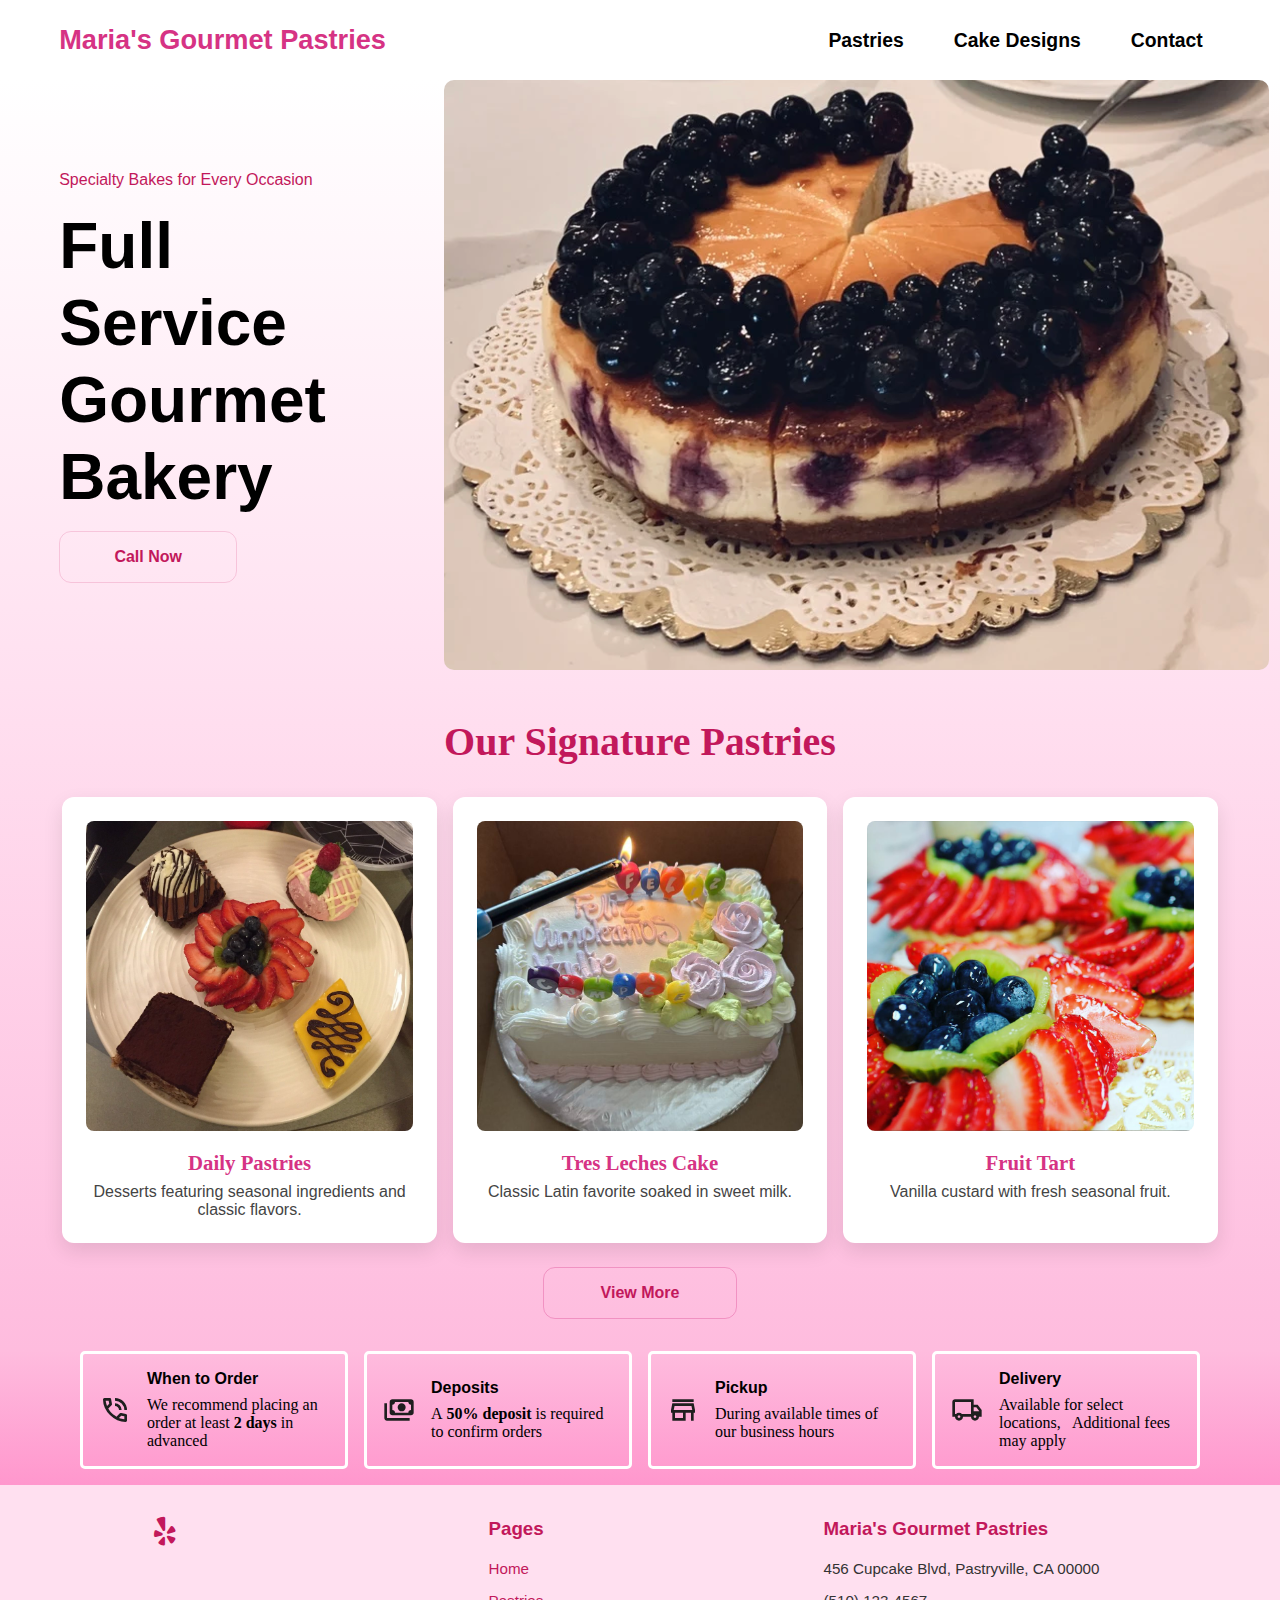
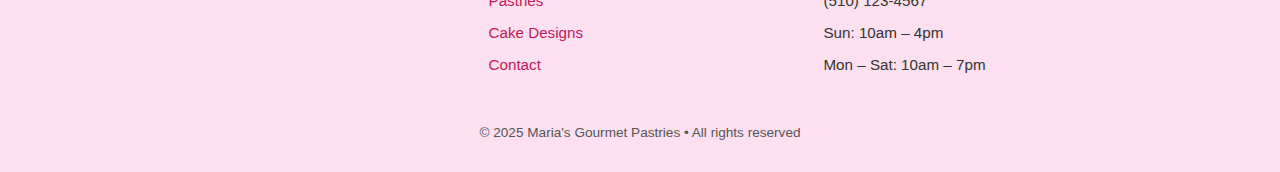
<file: index.html>
<!DOCTYPE html>
<html lang="en">
<head>
    <meta charset="UTF-8"/>
    <meta name="viewport" content="width=device-width, initial-scale=1.0" />
    <title>Maria's Gourmet Pastries</title>
    <link rel="stylesheet" href="index.css" />
    <link href="https://fonts.googleapis.com/icon?family=Material+Icons" rel="stylesheet">
    <link rel="stylesheet" href="https://cdnjs.cloudflare.com/ajax/libs/font-awesome/6.7.2/css/all.min.css" 
    integrity="sha512-Evv84Mr4kqVGRNSgIGL/F/aIDqQb7xQ2vcrdIwxfjThSH8CSR7PBEakCr51Ck+w+/U6swU2Im1vVX0SVk9ABhg==" 
    crossorigin="anonymous" referrerpolicy="no-referrer" />
</head>
<body >
    <nav class="navbar">
        <div class="logo">Maria's Gourmet Pastries</div> 
        <ul class="nav-links">
            <li><a href="pastries.html">Pastries</a></li>
            <li><a href="#">Cake Designs</a></li>
            <li><a href="contact.html">Contact</a></li>
            
        </ul>
    </nav>
    
    <main>
        <section class="hero">
            <div class="hero-content">
                <p>
                    Specialty Bakes for Every Occasion
                </p>
                <h1>Full Service Gourmet Bakery</h1>
                <a class="button">Call Now</a>
            </div>
            <img src="HeroImg.png">
        </section>          
    </main>

    <section class="signatures">
        <h2>Our Signature Pastries</h2>
        <div class="pastry-grid">
            <div class="pastries">
                <img src="OtherPastries.jpg" alt="Blueberry Cheesecake">
                <h3>Daily Pastries</h3>
                <p>Desserts featuring seasonal ingredients and classic flavors.</p>
            </div>
            <div class="pastries">
                <img src="TresLechesCake.png" alt="Tres Leches Cake">
                <h3>Tres Leches Cake</h3>
                <p>Classic Latin favorite soaked in sweet milk.</p>
            </div>
            <div class="pastries">
                <img src="FruitTart.png" alt="Fruit Tart">
                <h3>Fruit Tart</h3>
                <p>Vanilla custard with fresh seasonal fruit.</p>
            </div>
        </div>
        <a href="pastries.html" class="button2">View More</a>
    </section>

    <section class="cake-options">
        <div class="cake-grid">
            <div class="cake-box">
                <img src="phone_in_talk_24dp_1F1F1F_FILL0_wght400_GRAD0_opsz24.svg">
                <div class = "cake-content">
                    <h4>When to Order</h4>
                    <p>We recommend placing an order at least<strong> 2 days </strong>in advanced</p>
                </div>
            </div>
            <div class="cake-box">
                <img src="payments_24dp_1F1F1F_FILL0_wght400_GRAD0_opsz24.svg">
                <div class = "cake-content">
                    <h4>Deposits</h4>
                    <p>A<strong> 50% deposit </strong>is required to confirm orders</p>
                </div>
            </div>
            <div class="cake-box">
                <img src="store_24dp_1F1F1F_FILL0_wght400_GRAD0_opsz24.svg">
                <div class = "cake-content">
                    <h4>Pickup</h4>
                    <p>During available times of our business hours</p>
                </div>
            </div>
            <div class="cake-box">
                <img src="local_shipping_24dp_1F1F1F_FILL0_wght400_GRAD0_opsz24.svg">
                <div class = "cake-content">
                    <h4>Delivery</h4>
                    <p>Available for select locations, &nbsp; Additional fees may apply</p>
                </div>
            </div>
        </div>
    </section>

    <footer class="footer">
        <div class="footer-container">
            <div class="footer-content">
                <a href="#"><i class="fa-brands fa-yelp"></i></a>
            </div>

            <div class="footer-content links">
                <h3>Pages</h3>
                <ul class="pages">
                    <li><a href="index.html">Home</a></li>
                    <li><a href="pastries.html">Pastries</a></li>
                    <li><a href="#">Cake Designs</a></li>
                    <li><a href="contact.html">Contact</a></li>
                </ul>
            </div>

            <div class="footer-content">
                <h3>Maria's Gourmet Pastries</h3>
                <p>456 Cupcake Blvd, Pastryville, CA 00000</p>
                <p>(510) 123-4567</p>
                <p>Sun: 10am – 4pm</p>
                <p>Mon – Sat: 10am – 7pm</p>
            </div>
        </div>
        <div class="footer-bottom">
            <p>&copy; 2025 Maria's Gourmet Pastries • All rights reserved</p>
        </div>
    </footer>
</body>
</html>
</file>
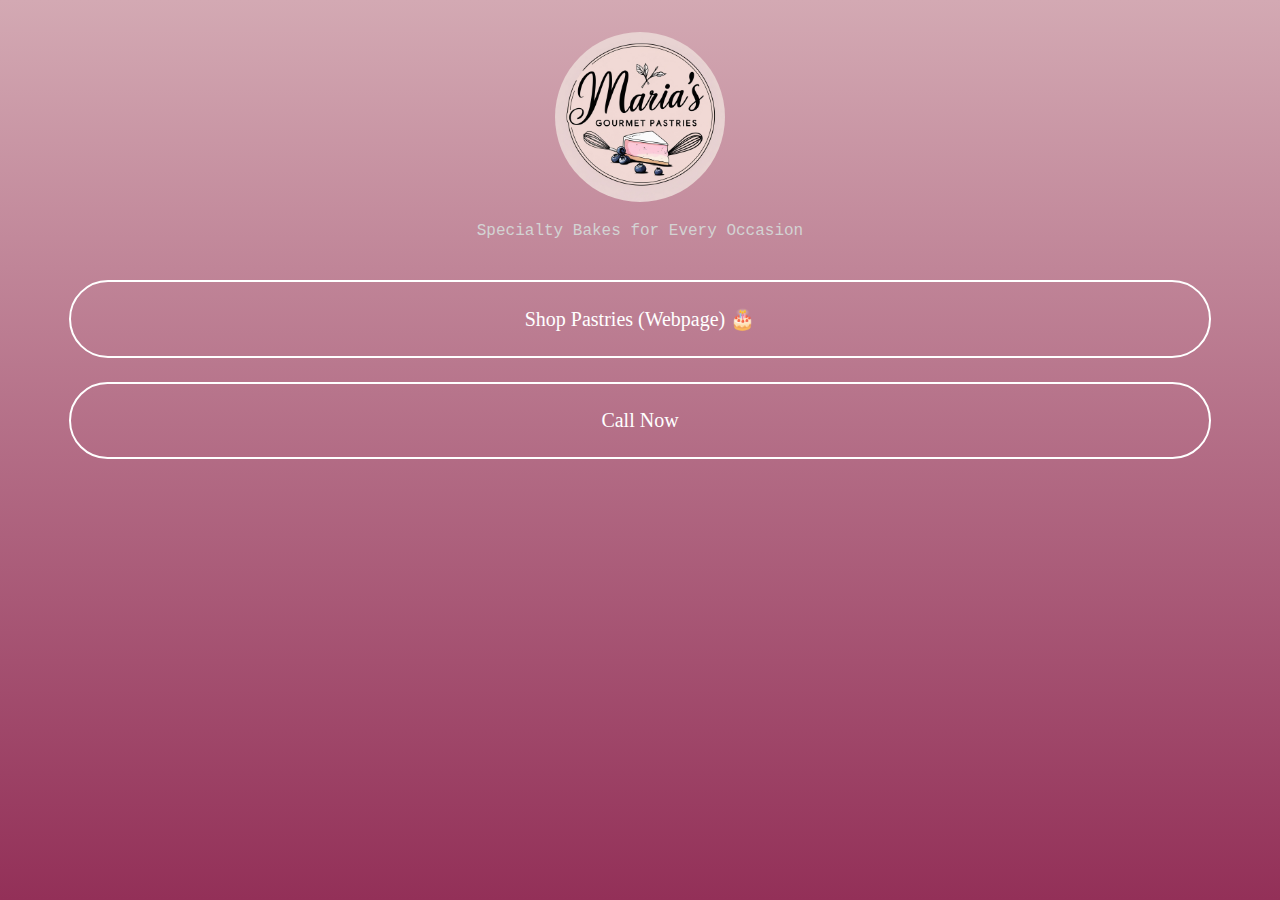
<file: contact.html>
<!DOCTYPE html>
<html lang = "en">
    <head>
        <meta name="viewport" content="width=device-width, initial-scale=1.0">
        <link rel = "stylesheet" href = "contact.css">
        <title>Maria's Gourmet Pastries</title>
        <link href="https://fonts.googleapis.com/css2?family=Inter:wght@400;600&family=Playfair+Display:wght@700&display=swap" rel="stylesheet">
    </head>
    <body>
        <div class = "Img1"> 
            <a id = "MainImg">
                <img src = "MariasLogo.png"> 
            </a>
            <p id = "p2">Specialty Bakes for Every Occasion</p>
        </div>
        <div class = "Links">
            <a class="menu-button" href = "index.html"> 
                Shop Pastries (Webpage) &#127874;
            </a>
        </div>
        <div class = "Links">
            <a class="menu-button" href = "#"> 
                Call Now
            </a>
        </div>
        </div> 
    </body>
</html>
</file>
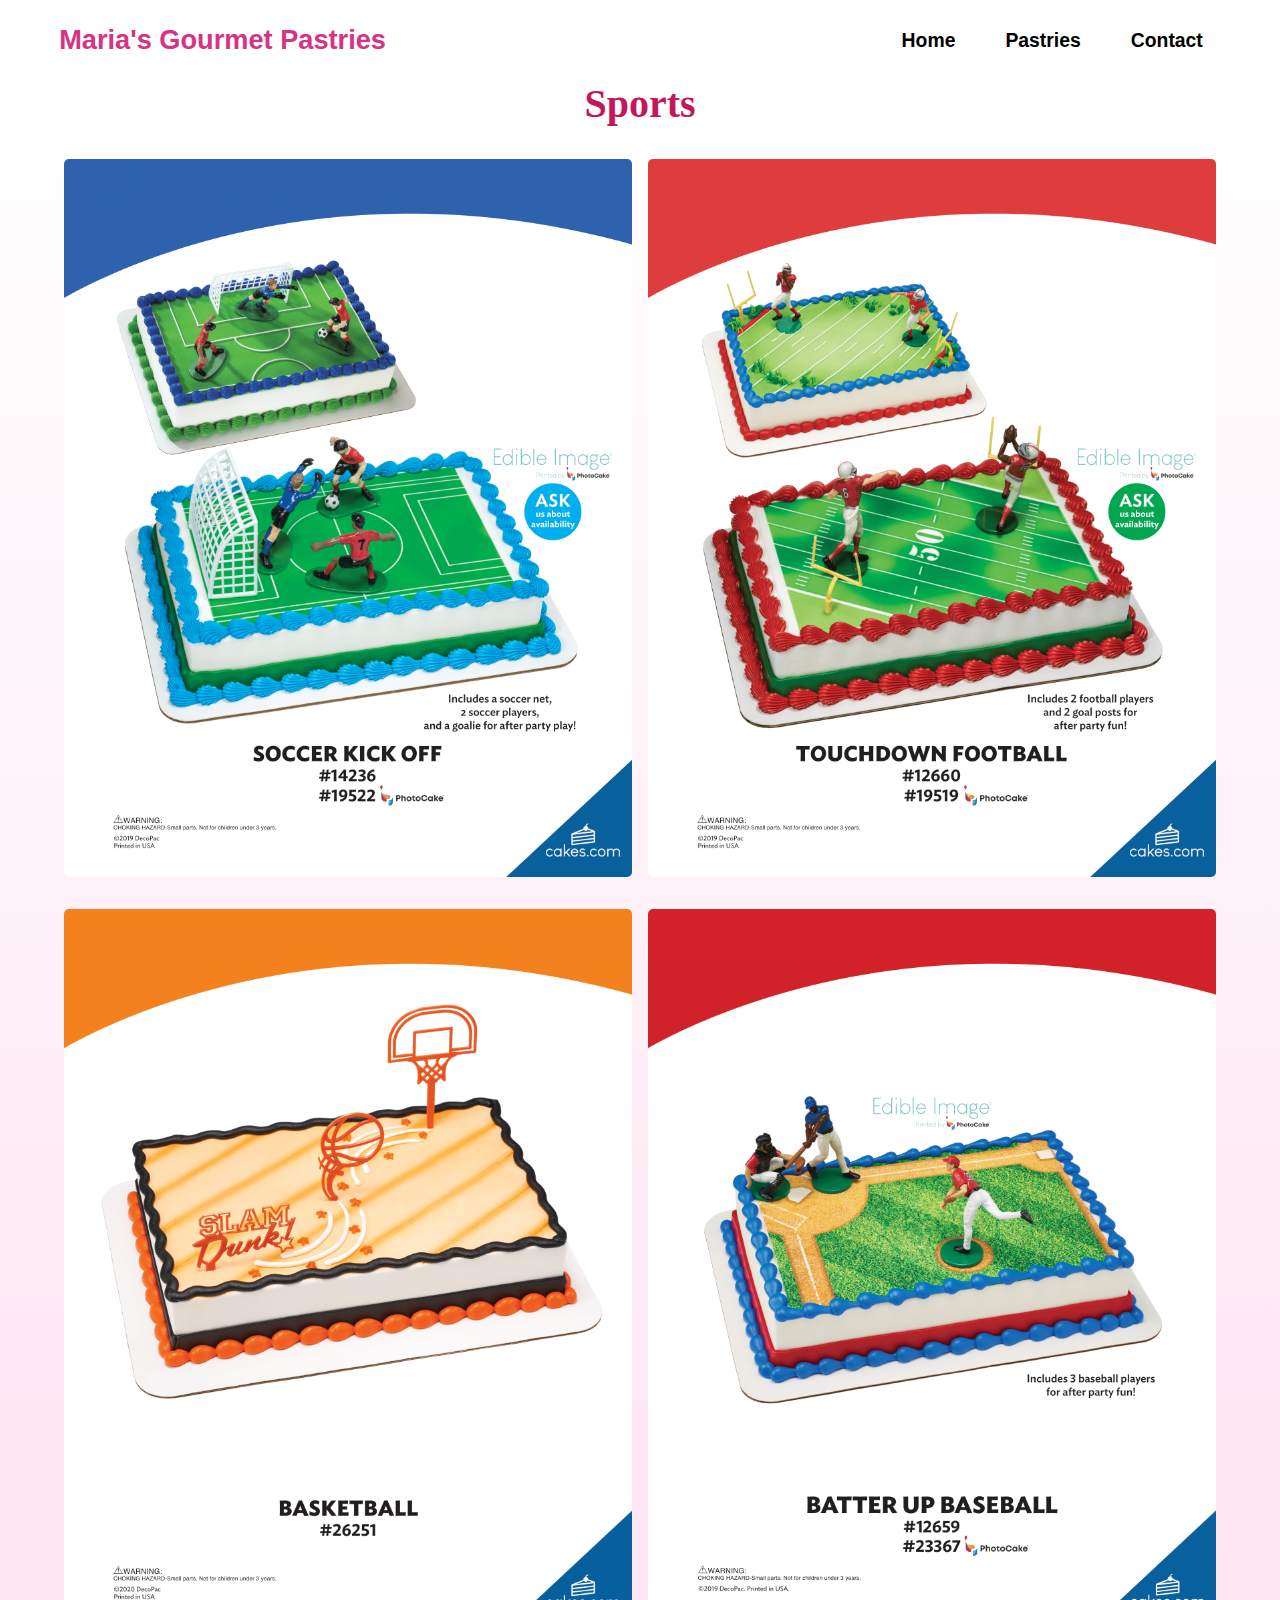
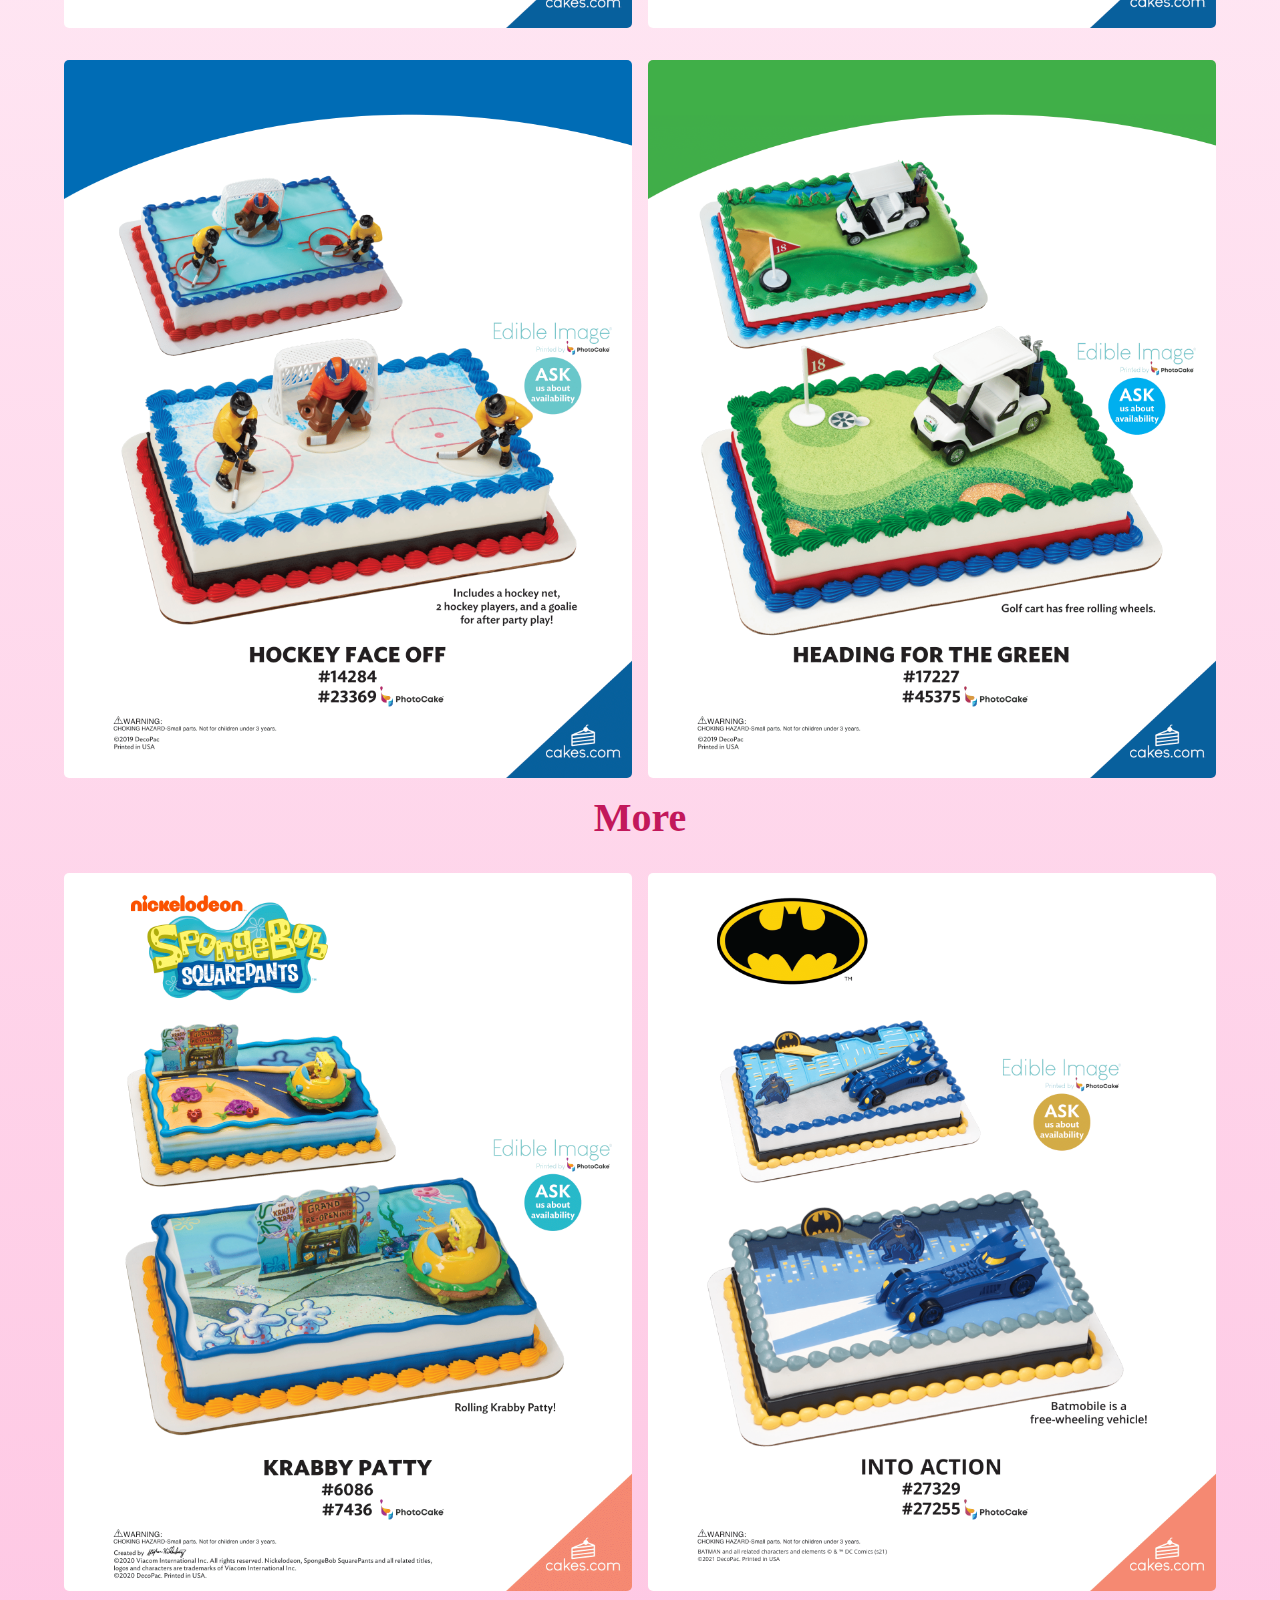
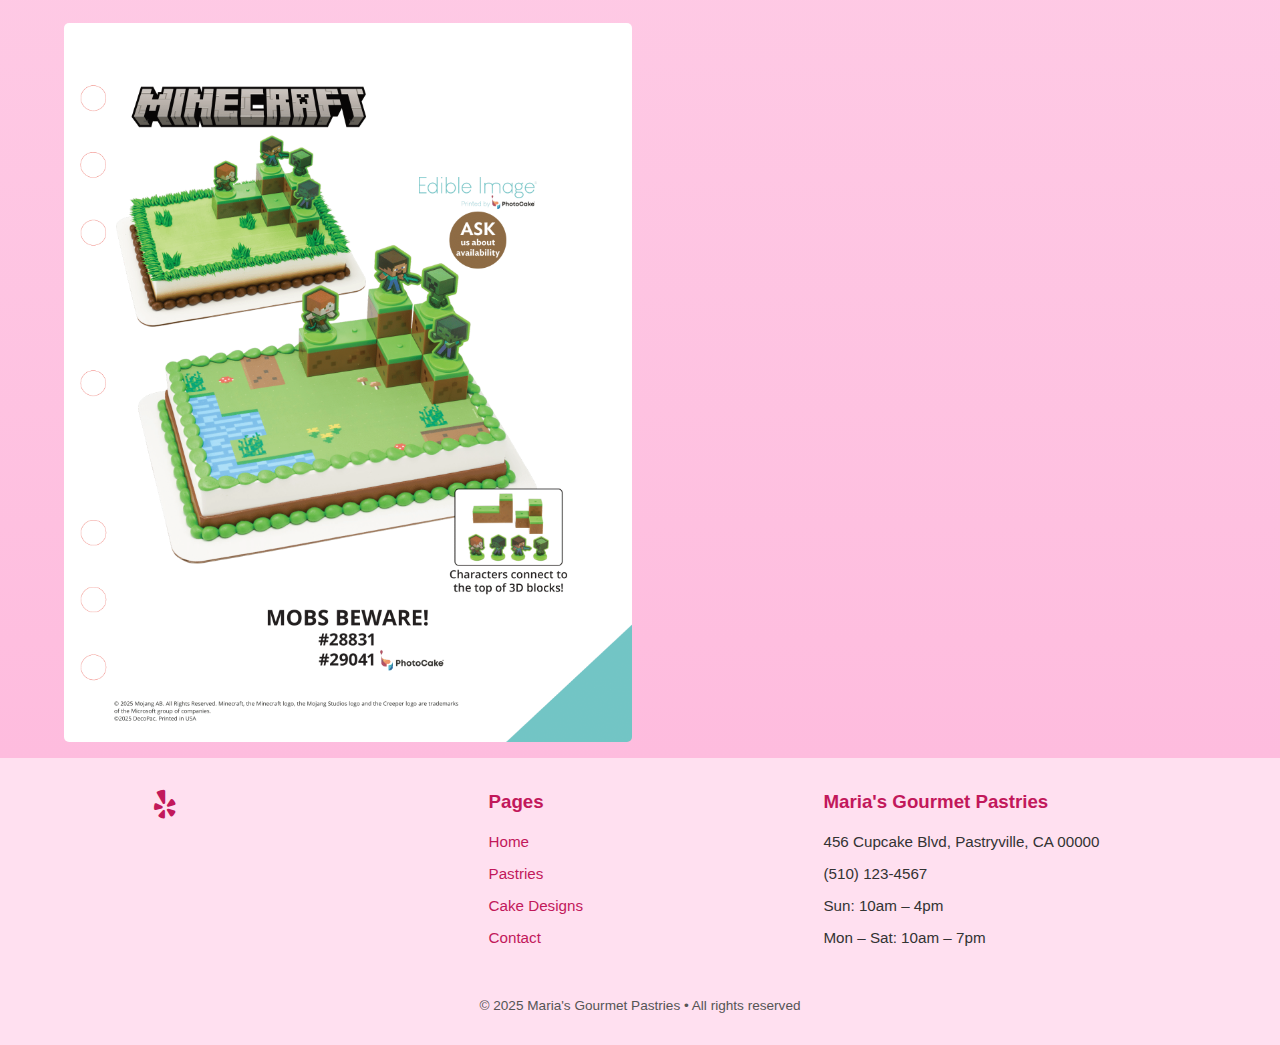
<file: designs.html>
<!DOCTYPE html>
<html lang="en">
<head>
    <meta charset="UTF-8"/>
    <meta name="viewport" content="width=device-width, initial-scale=1.0" />
    <title>Maria's Gourmet Pastries</title>
    <link rel="stylesheet" href="index.css" />
    <link rel="stylesheet" href="designs.css">
    <link rel="stylesheet" href="pastries.css">
    <link href="https://fonts.googleapis.com/icon?family=Material+Icons" rel="stylesheet">
    <link rel="stylesheet" href="https://cdnjs.cloudflare.com/ajax/libs/font-awesome/6.7.2/css/all.min.css" 
    integrity="sha512-Evv84Mr4kqVGRNSgIGL/F/aIDqQb7xQ2vcrdIwxfjThSH8CSR7PBEakCr51Ck+w+/U6swU2Im1vVX0SVk9ABhg==" 
    crossorigin="anonymous" referrerpolicy="no-referrer" />
</head>
<body>
    <nav class="navbar">
        <div class="logo">Maria's Gourmet Pastries</div> 
        <ul class="nav-links">
            <li><a href="index.html">Home</a></li>
            <li><a href="pastries.html">Pastries</a></li>
            <li><a href="contact.html">Contact</a></li>
        </ul>
    </nav>

    <section class="pastries-container">
        <div class="pastries-content">
            <h2>Sports</h2>
            <div class="pastries-grid2">
                <img src="soccer.png">
                <img src="football.png">
                <img src="bball.png">
                <img src="baseball.png">
                <img src="hockey.png">
                <img src="golf.png">
            </div>
        </div>
        <div class="pastries-content" id = "images">
            <h2>More</h2>
            <div class="pastries-grid2">
                <img src = "spongebog.png">
                <img src = "batman.png">
                <img src = "minecraft.png">
            </div>
        </div>
    </section>

    <footer class="footer">
        <div class="footer-container">
            <div class="footer-content">
                <a href="#"><i class="fa-brands fa-yelp"></i></a>
            </div>

            <div class="footer-content links">
                <h3>Pages</h3>
                <ul class="pages">
                    <li><a href="index.html">Home</a></li>
                    <li><a href="pastries.html">Pastries</a></li>
                    <li><a href="#">Cake Designs</a></li>
                    <li><a href="contact.html">Contact</a></li>
                </ul>
            </div>

            <div class="footer-content">
                <h3>Maria's Gourmet Pastries</h3>
                <p>456 Cupcake Blvd, Pastryville, CA 00000</p>
                <p>(510) 123-4567</p>
                <p>Sun: 10am – 4pm</p>
                <p>Mon – Sat: 10am – 7pm</p>
            </div>
        </div>
        <div class="footer-bottom">
            <p>&copy; 2025 Maria's Gourmet Pastries • All rights reserved</p>
        </div>
    </footer>
</body>
</html>
</file>
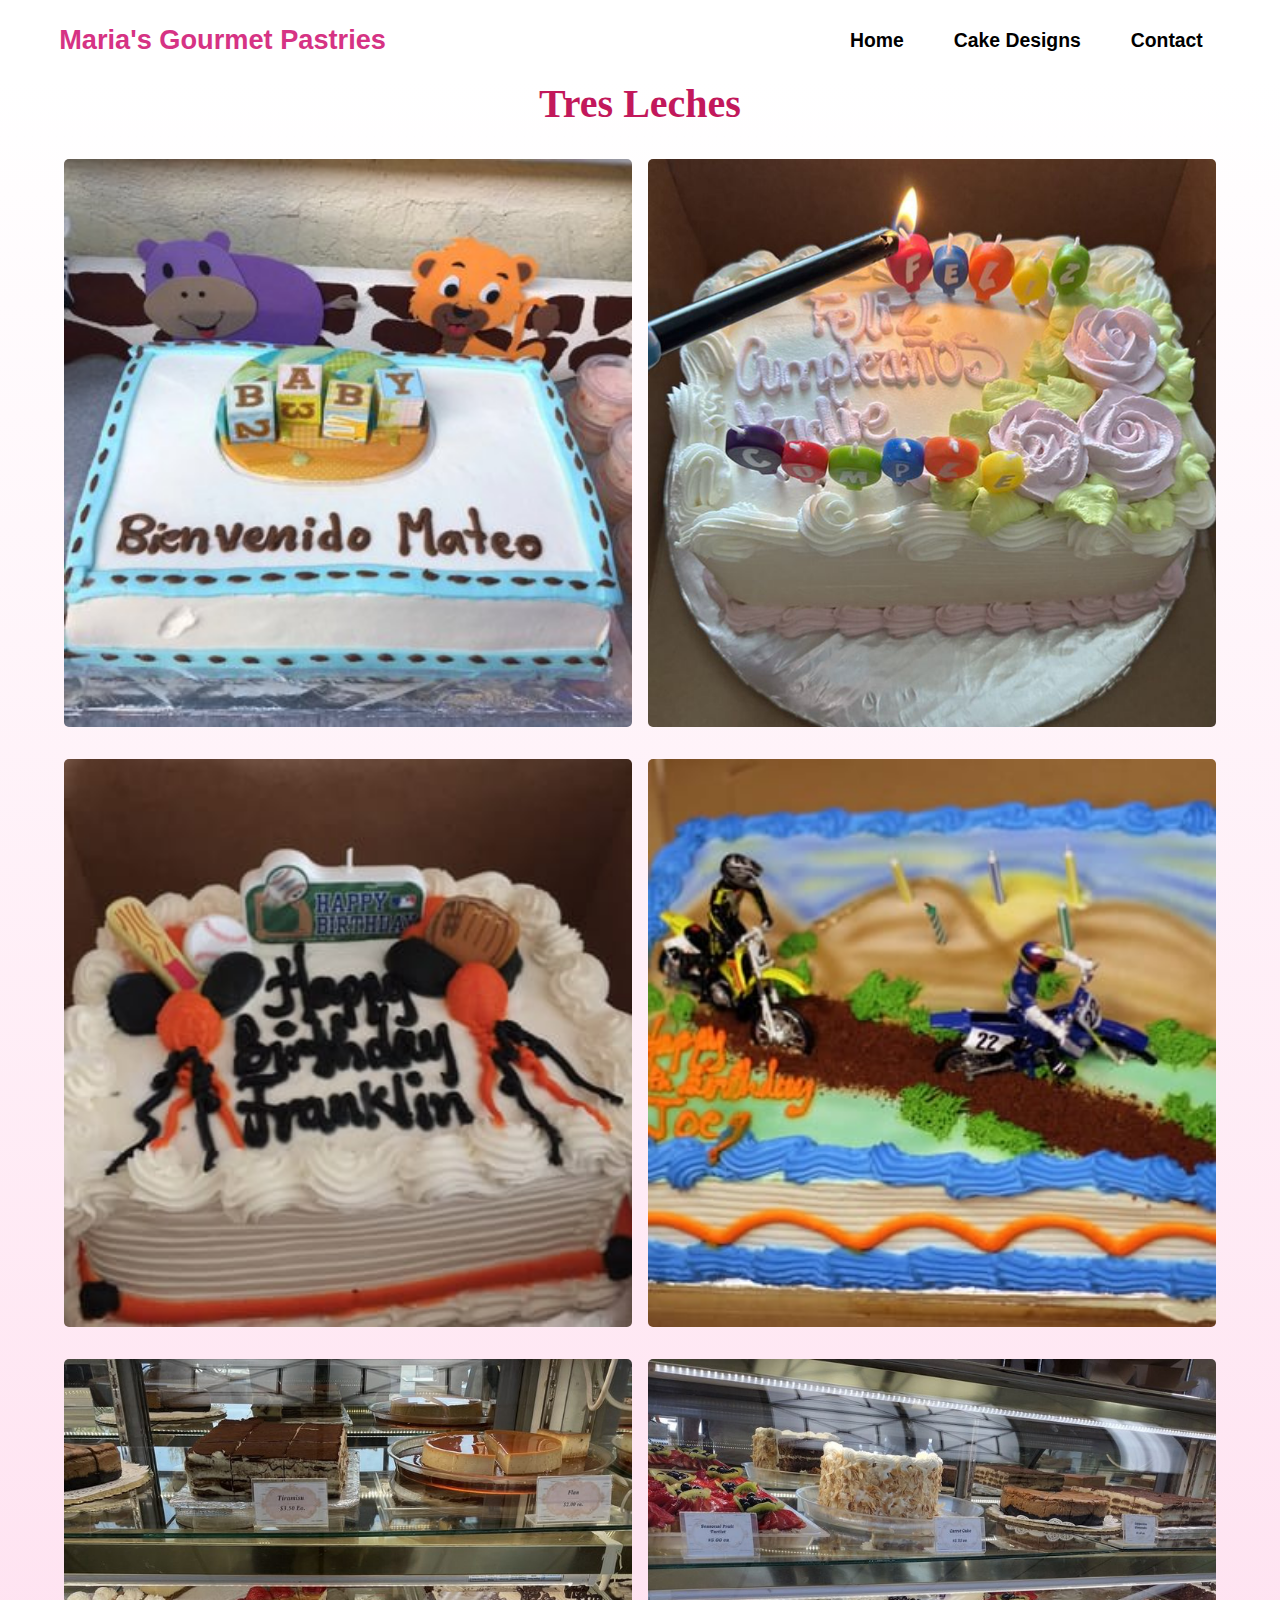
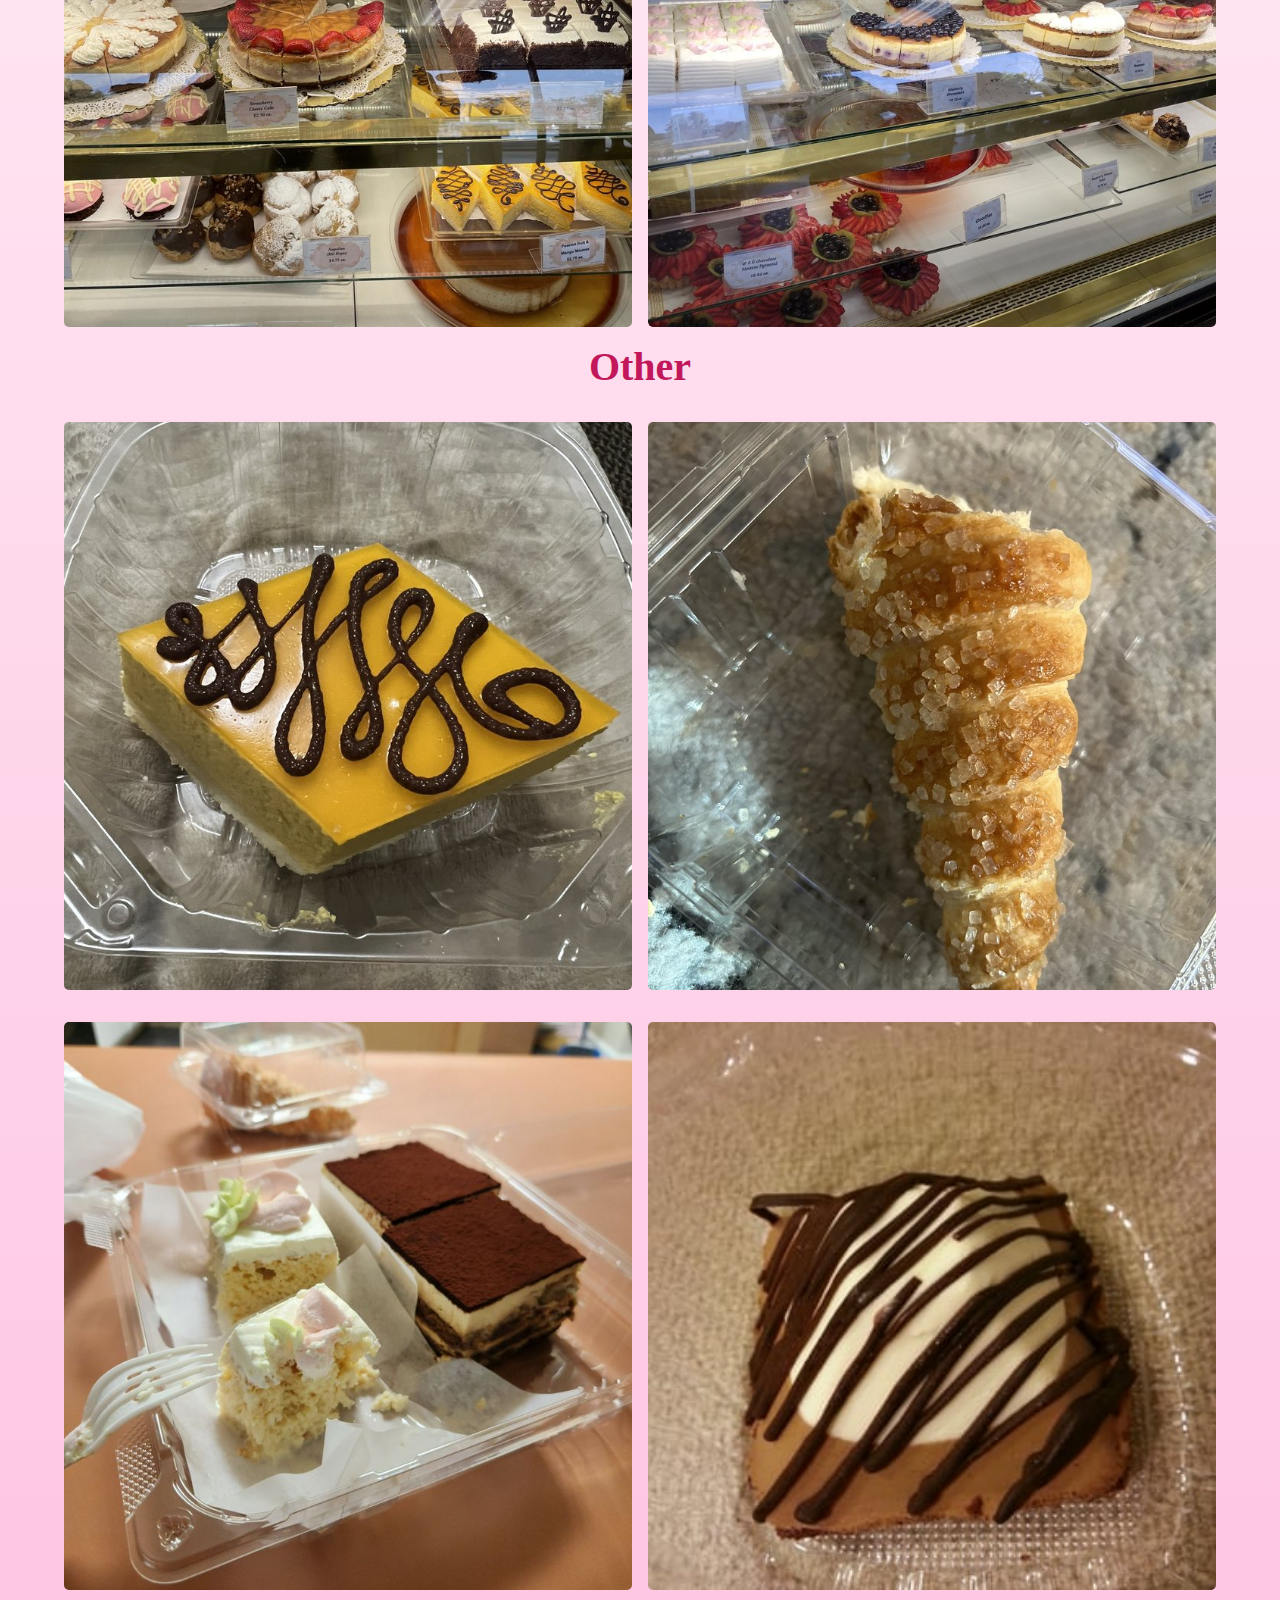
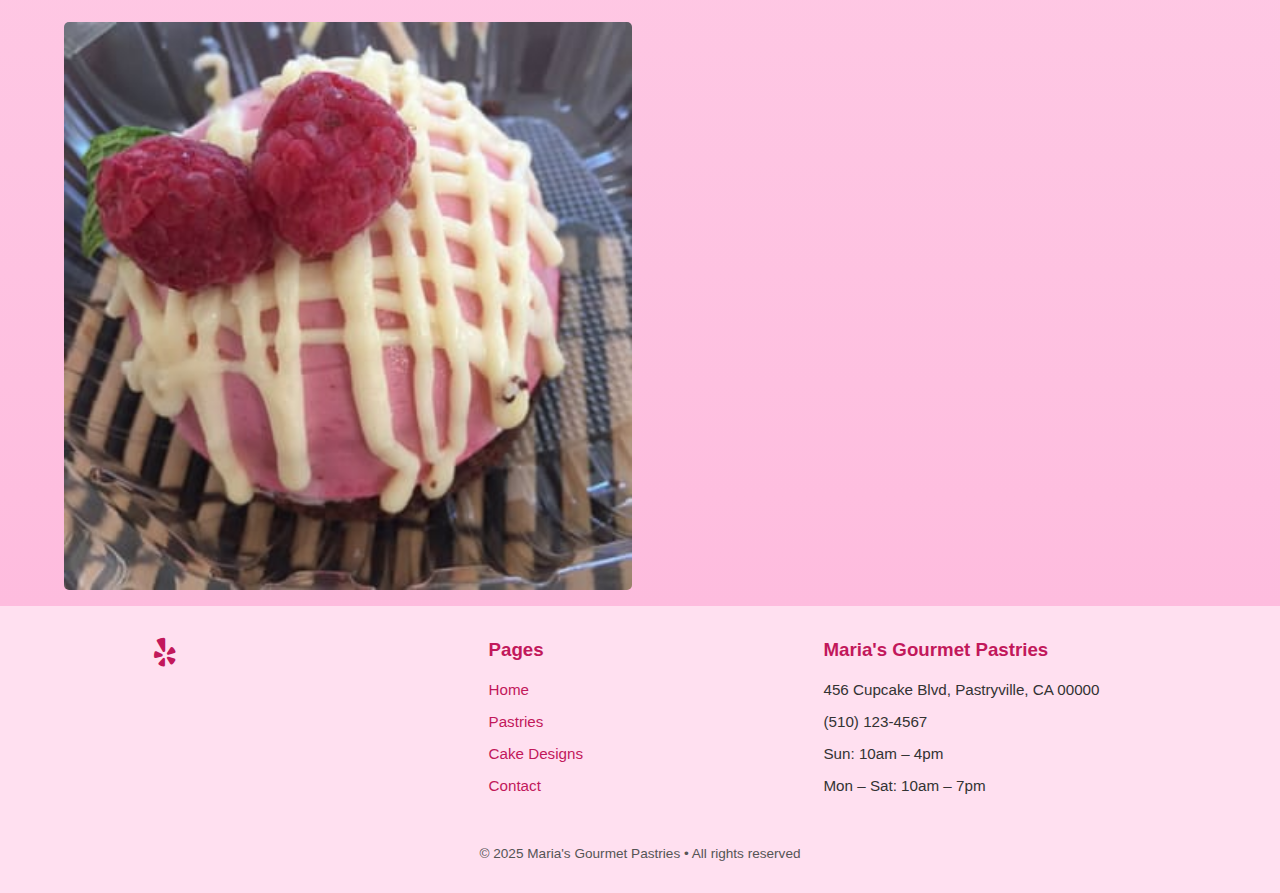
<file: pastries.html>
<!DOCTYPE html>
<html lang="en">
<head>
    <meta charset="UTF-8"/>
    <meta name="viewport" content="width=device-width, initial-scale=1.0" />
    <title>Maria's Gourmet Pastries</title>
    <link rel="stylesheet" href="index.css" />
    <link rel="stylesheet" href="pastries.css">
    <link href="https://fonts.googleapis.com/icon?family=Material+Icons" rel="stylesheet">
    <link rel="stylesheet" href="https://cdnjs.cloudflare.com/ajax/libs/font-awesome/6.7.2/css/all.min.css" 
    integrity="sha512-Evv84Mr4kqVGRNSgIGL/F/aIDqQb7xQ2vcrdIwxfjThSH8CSR7PBEakCr51Ck+w+/U6swU2Im1vVX0SVk9ABhg==" 
    crossorigin="anonymous" referrerpolicy="no-referrer" />
</head>
<body>
    <nav class="navbar">
        <div class="logo">Maria's Gourmet Pastries</div> 
        <ul class="nav-links">
            <li><a href="index.html">Home</a></li>
            <li><a href="#">Cake Designs</a></li>
            <li><a href="contact.html">Contact</a></li>
        </ul>
    </nav>

    <section class="pastries-container">
        <div class="pastries-content">
            <h2>Tres Leches</h2>
            <div class="pastries-grid">
                <img src="tressLeches1.jpg">
                <img src="TresLechesCake.png">
                <img src="TresLeches2.jpg">
                <img src="TresLeches3.jpg">
                <img src="other1.jpg">
                <img src="other5.jpg">
        </div>
        <div class="pastries-content">
            <h2>Other</h2>
            <div class="pastries-grid">
                <img src="other2.jpg">
                <img src="other3.jpg">
                <img src="other4.jpg">
                <img src="other6.jpg">
                <img src="other7.jpg">
        </div>
    </section>

    <footer class="footer">
        <div class="footer-container">
            <div class="footer-content">
                <a href="#"><i class="fa-brands fa-yelp"></i></a>
            </div>

            <div class="footer-content links">
                <h3>Pages</h3>
                <ul class="pages">
                    <li><a href="index.html">Home</a></li>
                    <li><a href="pastries.html">Pastries</a></li>
                    <li><a href="#">Cake Designs</a></li>
                    <li><a href="contact.html">Contact</a></li>
                </ul>
            </div>

            <div class="footer-content">
                <h3>Maria's Gourmet Pastries</h3>
                <p>456 Cupcake Blvd, Pastryville, CA 00000</p>
                <p>(510) 123-4567</p>
                <p>Sun: 10am – 4pm</p>
                <p>Mon – Sat: 10am – 7pm</p>
            </div>
        </div>
        <div class="footer-bottom">
            <p>&copy; 2025 Maria's Gourmet Pastries • All rights reserved</p>
        </div>
    </footer>
</body>
</html>
</file>
<file: contact.css>
body {
    margin: 0;
    padding: 0;
    min-height: 100vh;
    background: linear-gradient(to bottom, rgb(211, 169, 179), rgb(147, 48, 88));
}

#MainImg img{
    width: 170px;
    height: 170px;
    border-radius: 55%;
    margin-top: 2rem;
}

.Img1 {
    display: flex;
    flex-direction: column;
    align-items: center;
}

.Img1 p {
    color: lightgray;
    margin-top: 1rem;
    font-family: 'Courier New', Courier, monospace;
    justify-content: center;
}

.Links{
    padding-top: 1.5rem;
    position: relative;
    display: flex;
    flex-direction: column;
    align-items: center;
    justify-content: center;
    text-align: center;
}

.menu-button {
    background-color: transparent;
    color: white;
    padding: 25px 25px;
    border: 2px solid white;
    cursor: pointer;
    font-size: 20px;
    border-radius: 50px;
    width: 85%;
    text-decoration: none;
}

@media (max-width: 768px) {
    .menu-button {
        width: 80%; 
    }
}
</file>
<file: designs.css>
.pastries-grid2 {
    display: grid;
    grid-template-columns: repeat(auto-fit, minmax(400px, 1fr));
    max-width: 90%;
    margin: 0 auto;
    gap: 1em;
}

.pastries-grid2 {
    transition: transform 0.2s ease;
}

.pastries-grid2 img:hover {
    transform: translateY(-5px);
}

.pastries-grid2 img {
    width: 100%;
    height: auto;
    object-fit: cover;
    margin-bottom: 1rem;
    border-radius: 5px;
}
</file>
<file: pastries.css>
.pastries-container {
    text-align: center;
    background: linear-gradient(to bottom, white,#febcde);
}

.pastries-container h2 {
    font-family: 'Playfair Display', serif;
    font-size: 2.5rem;
    margin-bottom: 2rem;
    color: #c2185b;
}

.pastries-grid {
    display: grid;
    grid-template-columns: repeat(auto-fit, minmax(400px, 1fr));
    max-width: 90%;
    margin: 0 auto;
    gap: 1em;
}

.pastries-grid {
    transition: transform 0.2s ease;
}

.pastries-grid2 img:hover {
    transform: translateY(-5px);
}

.pastries-grid img {
    width: 100%;
    height: auto;
    aspect-ratio: 1/1;
    object-fit: cover;
    margin-bottom: 1rem;
    border-radius: 5px;
}
</file>
<file: index.css>
/* Reset some defaults */
* {
    margin: 0;
    padding: 0;
}

body {
    display: grid;
    grid-template-rows: auto 1fr auto;
    min-height: 100vh;
    font-family: 'Inter', sans-serif;
}|


/* ----------NAVIGATION  BAR--------------- */

h1, .logo {
    font-family: 'Playfair Display', serif;
}

.navbar {
    background-color: white;
    padding: 0 2em;
    display: flex;
    justify-content: space-between;
    align-items: center;
    height: 80px;
}

.logo {
    font-size: 1.7rem;
    font-weight: bold;
    color: #d63384;
    margin-left: 1em;
}

.nav-links{
    list-style: none;
    display: flex;
    gap: 30px;
    margin-right: 2em;
    font-size: 1.1rem;
}

.nav-links li a {
    white-space: nowrap;
}

.nav-links a{
    text-decoration: none;
    color: black;
    font-weight: 600;
    font-size: 1.1em;
    padding: 10px;
}

.nav-links a:hover{
    color: #c2185b;
}

/* -------------HERO-------------*/
.hero {
    background: linear-gradient(to bottom, white, #ffe0f0);
    display: flex;
    align-items: center;
    gap: 2rem;
    padding: 0 .7rem 1rem;
}

.hero-content {
    flex: 1;
    max-width: 600px;
    padding: 2em;
    margin-left: 1em;
    display: flex;
    flex-direction: column;
    justify-content: space-evenly;
}

.hero img {
    flex: 1;
    max-width: 100%;
    height: auto;
    object-fit: cover;
    border-radius: 6px;
    border-radius: 10px;
}

h1{
    font-size: clamp(2.5rem, 5vw, 4rem); 
    font-weight: 700;
    line-height: 1.2;
}

.hero-content p{
    font-size: clamp(1rem, 2vw, 1.25rem); 
    line-height: 1.6;
    margin-bottom: 1em;
    color: #c2185b; 
    font-size: 1em;
}

.button {
    display: inline-block;
    width: 7rem;
    margin-top: 1rem;
    padding: 1rem 2rem;
    border: .5px solid rgba(200, 0, 80, 0.15);
    cursor: pointer;
    transition: all 0.3s ease;
    background-color: transparent;
    font-size: 1rem;
    font-weight: 600;
    border-radius: 12px;
    color: #c2185b;
    text-decoration: none;
    text-align: center;
}

.button:hover {
    background-color: #ffe3f1; 
    color: #c2185b;
    box-shadow: 8px 8px 20px rgba(220, 38, 120, 0.2);
    transform: scale(1.03);
}

/* ----------SIGNATURE PASTRIES---------------- */

.signatures {
    padding: 2em 2em;
    text-align: center;
    background: linear-gradient(to bottom, #ffe0f0,#febcde);
}

.signatures h2 {
    font-family: 'Playfair Display', serif;
    font-size: 2.5rem;
    margin-bottom: 2rem;
    color: #c2185b;
}

.pastry-grid {
    display: grid;
    grid-template-columns: repeat(auto-fit, minmax(300px, 1fr));
    gap: 1rem;
    max-width: 95%;
    margin: 0 auto;
}

.pastries {
    background-color: white;
    padding: 1.5em;
    border-radius: 12px;
    box-shadow: 0 8px 20px rgba(0, 0, 0, 0.1);
    transition: transform 0.2s ease;
}

.pastries:hover {
    transform: translateY(-5px);
}

.pastries img {
    width: 100%;
    border-radius: 8px;
    margin-bottom: 1rem;
}

.pastries h3 {
    font-family: 'Playfair Display', serif;
    color: #d63384;
    font-size: 1.3rem;
    margin-bottom: 0.5rem;
}

.pastries p {
    font-size: 1rem;
    color: #444;
}

.button2 {
    display: inline-block; 
    width: 8rem;
    margin-top: 1.5em;
    padding: 1rem 2rem;
    border: none;
    cursor: pointer;
    transition: all 0.3s ease;
    background-color: transparent;
    font-size: 1rem;
    font-weight: 600;
    border-radius: 12px;
    color: #c2185b;
    text-align: center;
    text-decoration: none; 
    border: .5px solid #d6338451;
    
}

.button2:hover {
    background-color: #ffe3f1; 
    color: #c2185b;
    box-shadow: 8px 8px 20px rgba(220, 38, 120, 0.2);
    transform: scale(1.03);
}

/* ----------CAKE-OPTIONS ---------------- */

.cake-options {
    text-align: center;
    padding: 0 5rem 1rem 5rem;
    background: linear-gradient(to bottom,#febcde, #ff97cd);
}

.cake-grid {
    display: grid;
    grid-template-columns: repeat(auto-fit, minmax(220px, 1fr));
    gap: 1rem;
    margin: 0 auto;
}

.cake-box{
    display: flex;
    align-items: center;
    gap: 1rem;
    border: solid rgb(255, 255, 255);
    background: transparent;
    border-radius: 5px;
    padding: 1rem;
    text-align: left;
}

.cake-box img {
    width: auto;
    height: 2rem;
}

.cake-box h4 {
    margin-bottom: .5rem;
}

.cake-box ul {
    list-style-type: none;
    padding-left: 0;
    font-size: 1rem;
    line-height: 1.6;
}

.cake-content p{
    font-family: 'Playfair Display', serif;
}

.cake-content{
    display: flex;
    flex-direction: column;
}

/* ----------FOOTER---------------- */

.footer {
    background-color: #ffe0f0;
    color: #333;
    padding: 2rem;
    font-family: 'Segoe UI', Tahoma, Geneva, Verdana, sans-serif;
}

.footer-container {
    display: grid;
    grid-template-columns: repeat(3, 1fr);
    gap: 2rem;
    max-width: 80%;
    margin: 0 auto;
    padding-bottom: 1rem;
    line-height: 1.5rem;
}

.footer-content h3 {
    color: #c2185b;
    margin-bottom: 1rem;
}

.footer-content p {
    margin-bottom: 0.5rem;
    font-size: 0.95rem;
}

.footer-content ul {
    list-style: none;
    padding: 0;
}

.footer-content ul li {
    margin-bottom: 0.5rem;
}

.footer-content a {
    text-decoration: none;
    color: #c2185b;
    font-size: 0.95rem;
    transition: color 0.3s ease;
}

.footer-content a:hover {
    color: #a0134c;
}

.links a:hover{
    color: black;
}

.footer-content i {
    font-size: 1.8rem;
    color: #c2185b;
}

.footer-bottom {
    text-align: center;
    margin-top: 1.5rem;
    font-size: 0.85rem;
    color: #555;
}



@media (max-width: 1200px) {
    .hero {
        flex-direction: column;
        text-align: center;
        padding: 2rem 1rem;
        flex-wrap: wrap;
    }
    
    .hero-content {
        align-items: center;
        margin-left: 0;
        padding: 1rem;
    }
    .hero img {
        width: 100%;
        height: 75%;
    }
    .footer-container {
        grid-template-columns: 1fr; 
        text-align: center;
    }
    .cake-grid {
        grid-template-columns: repeat(2, 1fr);
    }
}


@media (max-width: 400px) {
    .cake-grid{
        gap: .1rem;
    }
    .cake-content h4{
        font-size: .9em;
    }
    .cake-content p {
        font-size: .8em;
    }
    .nav-links{
        margin-right: 0;
        gap: .5rem;
    }

}
</file>
